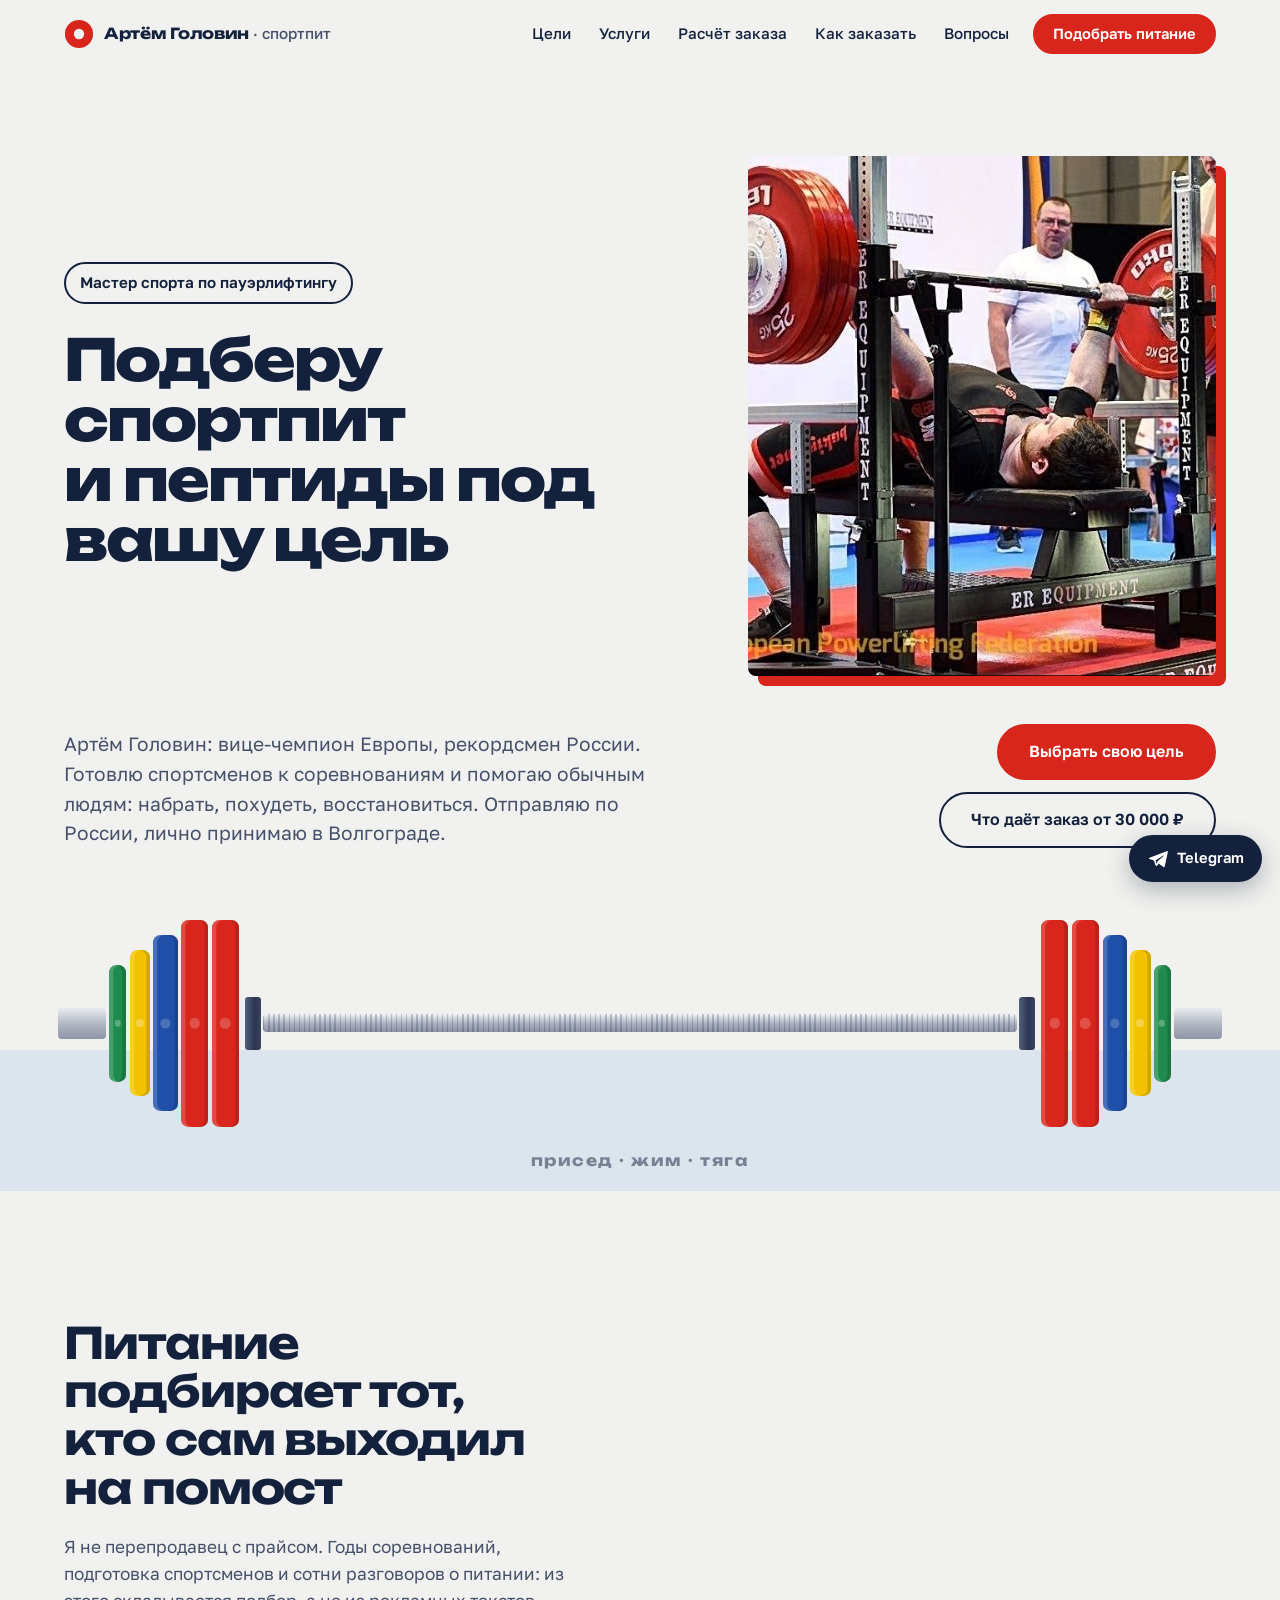
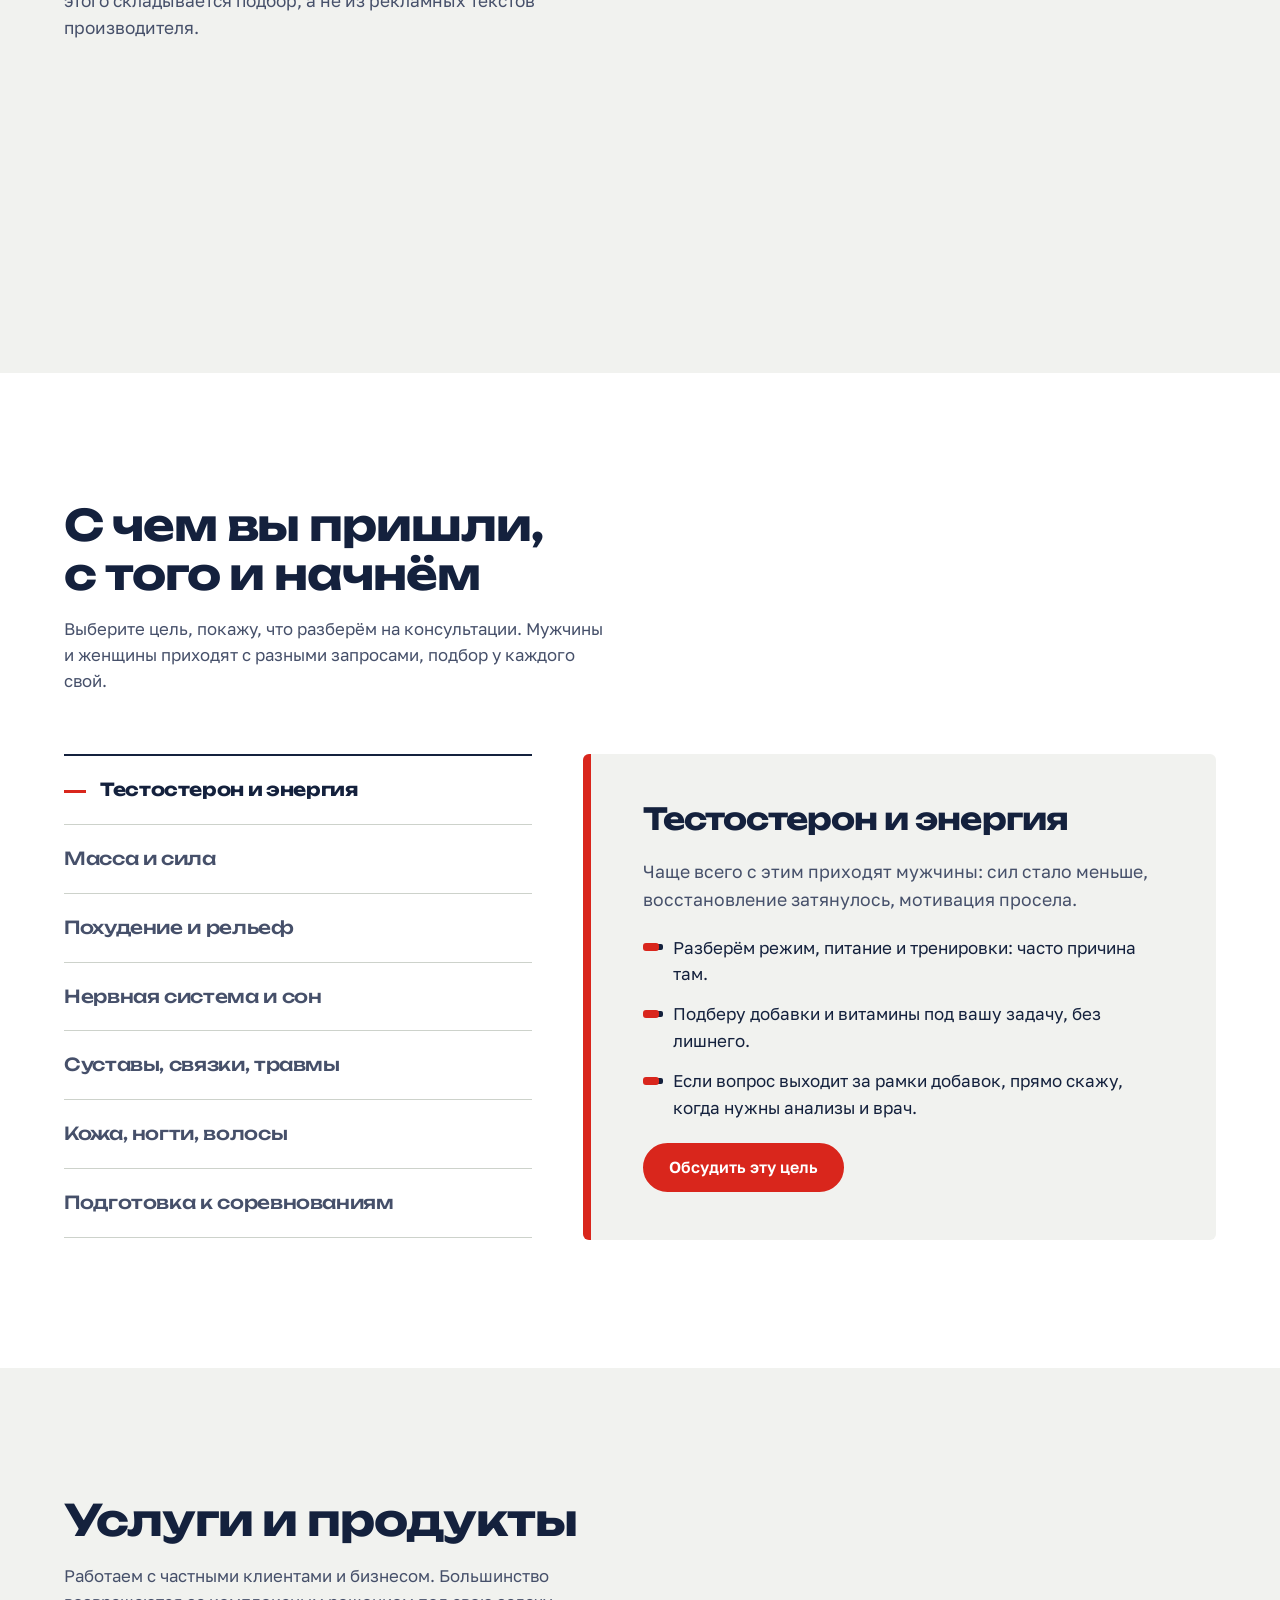
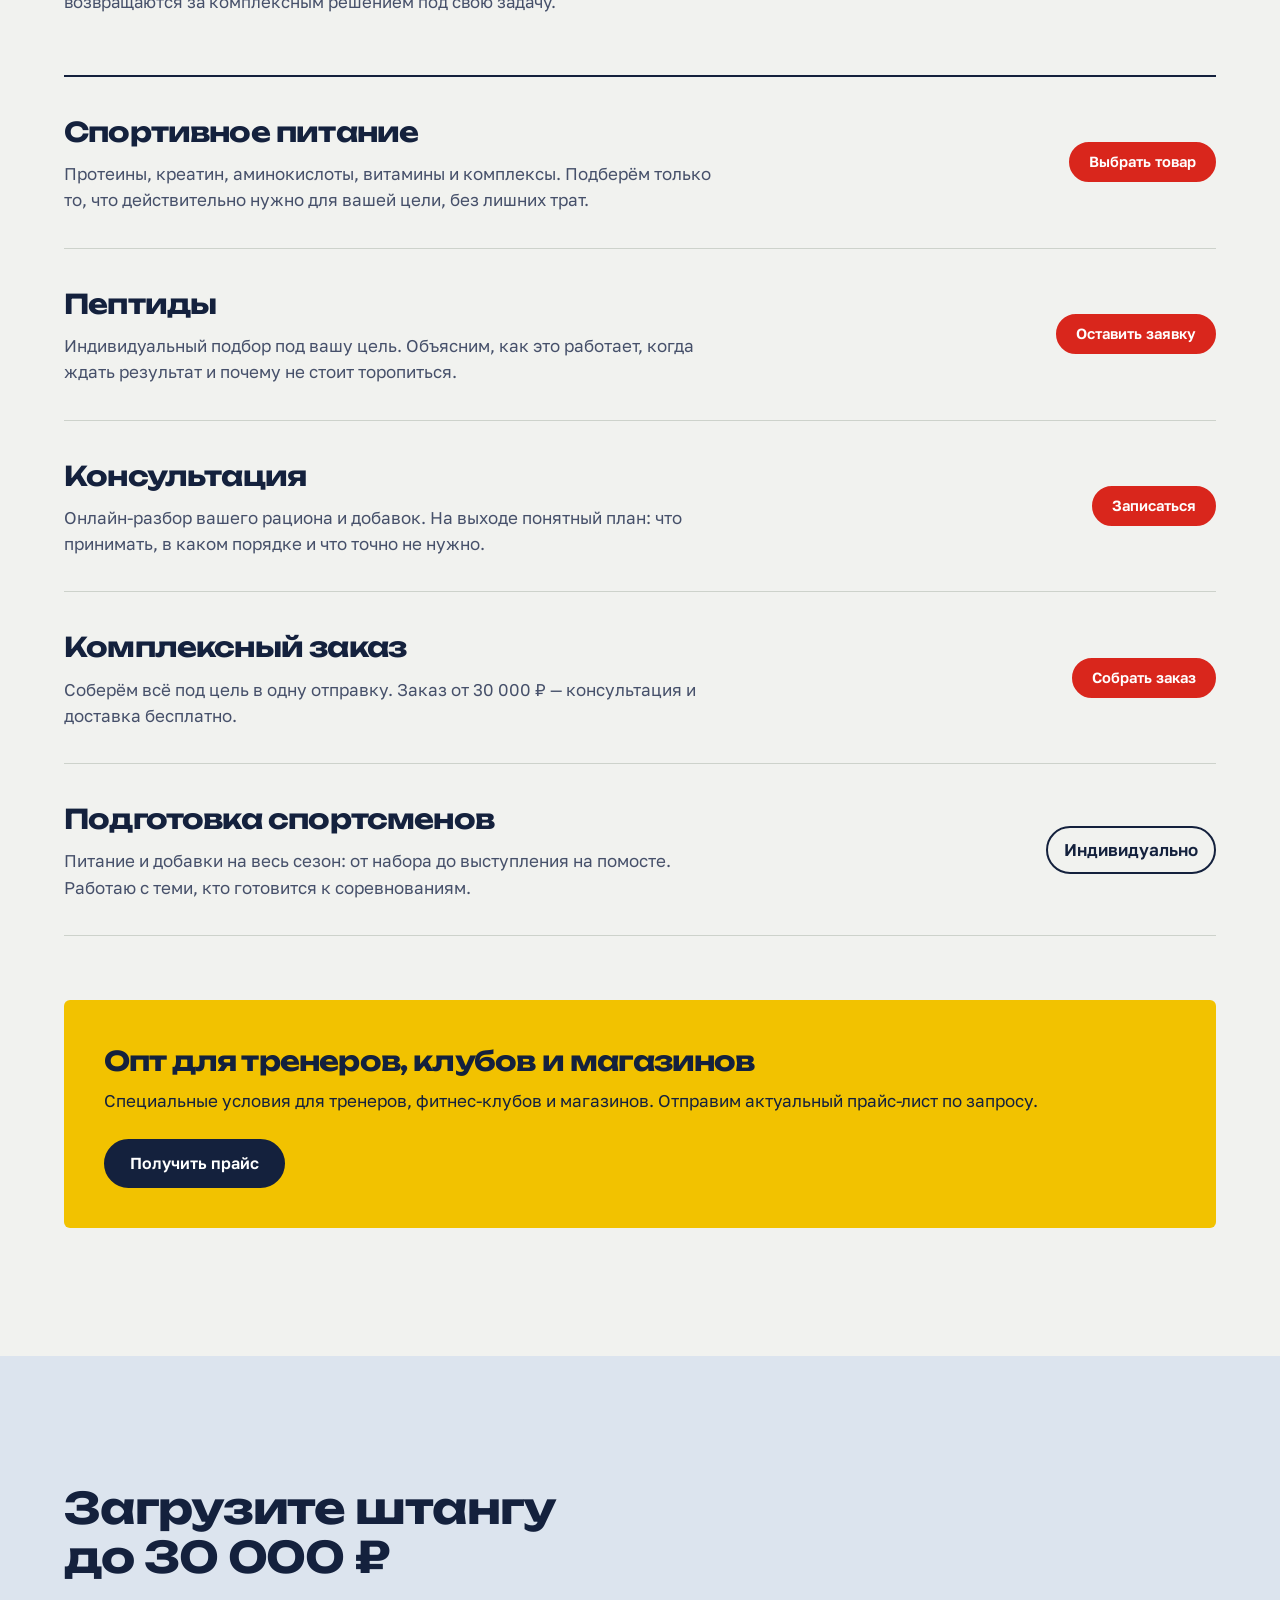
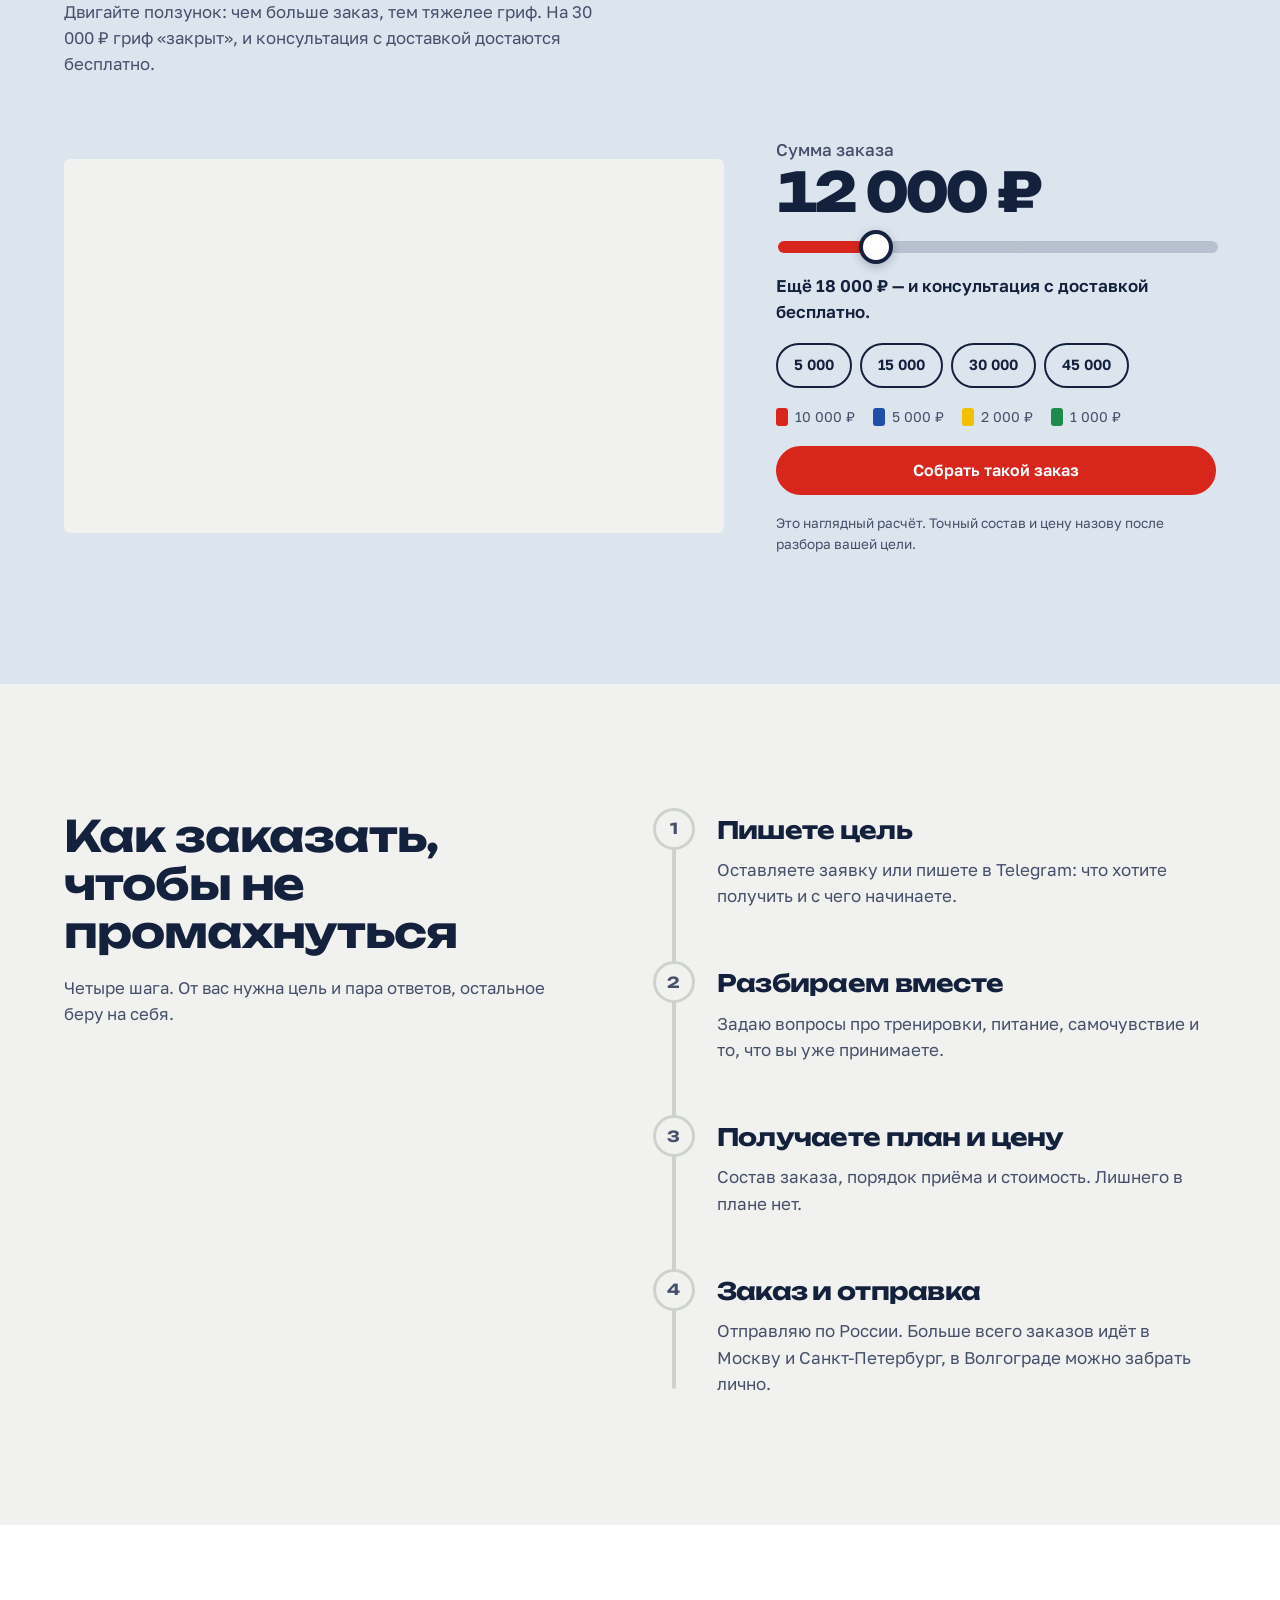
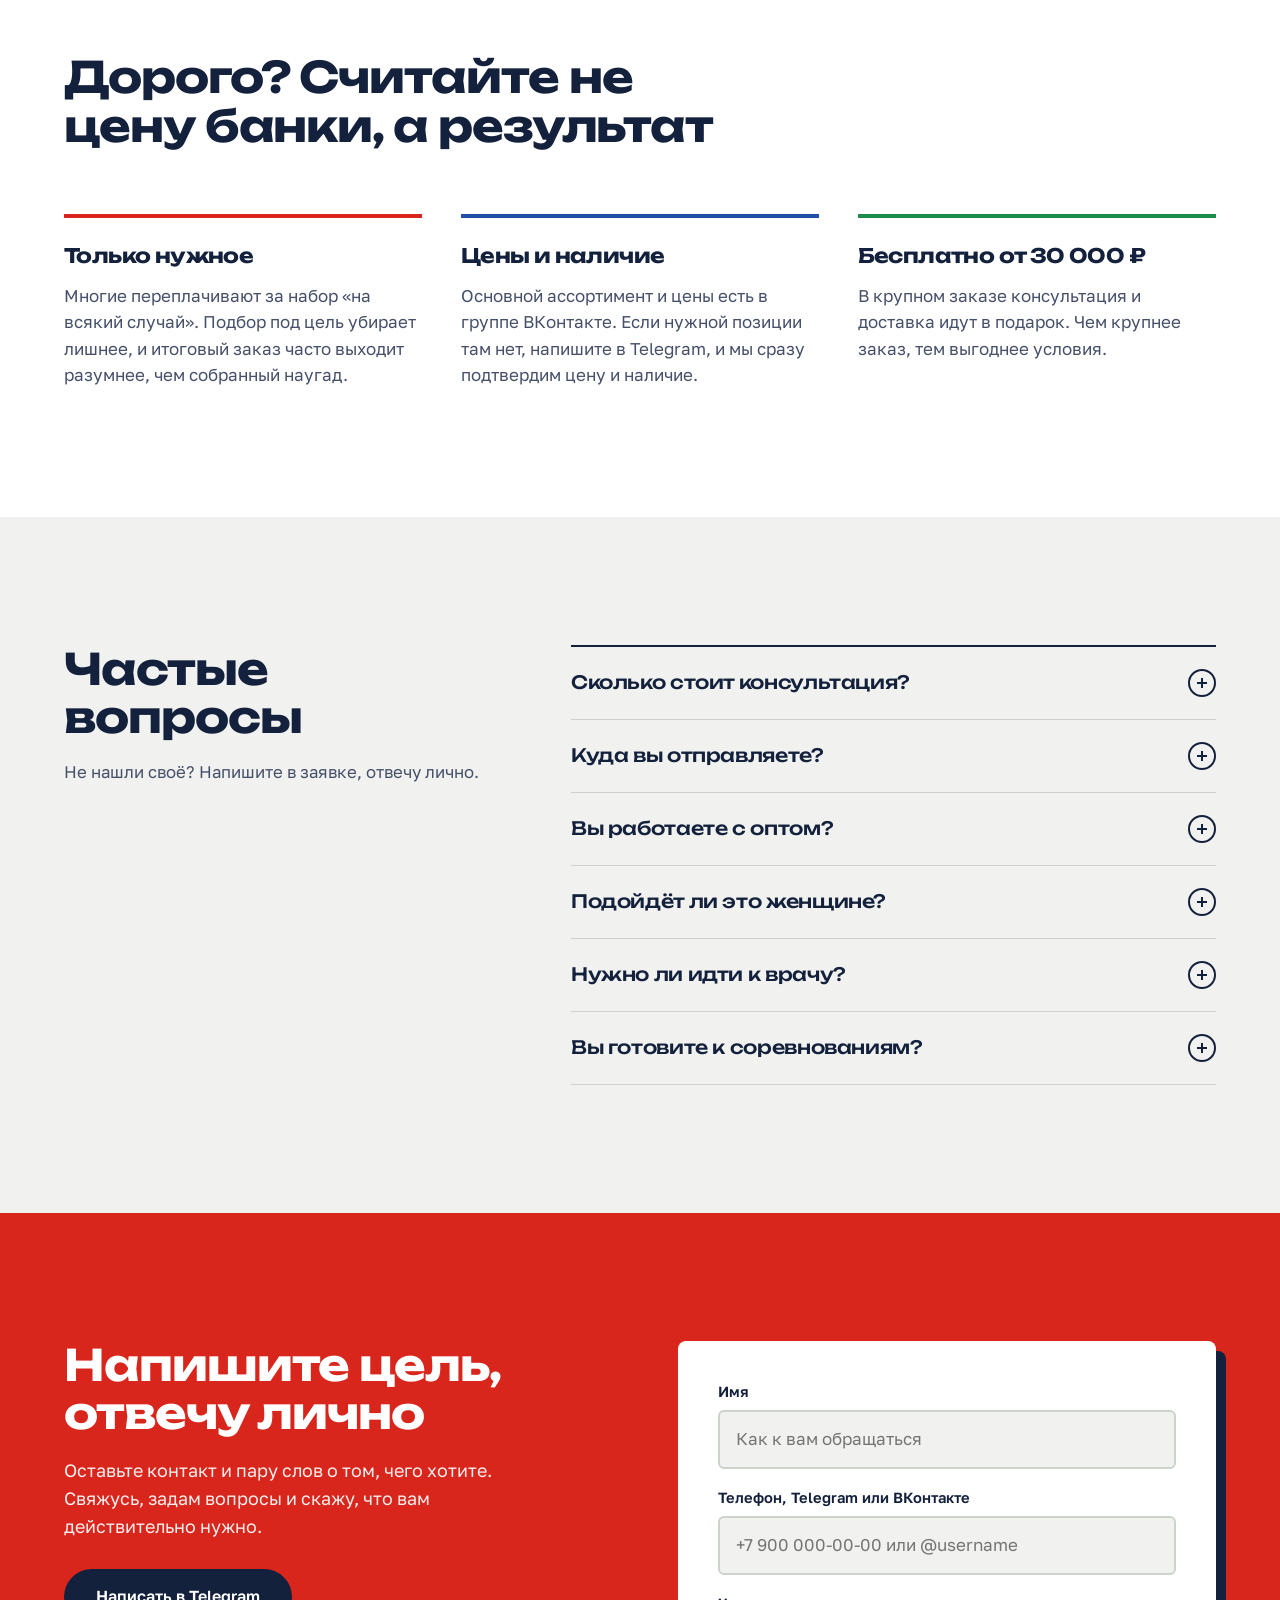
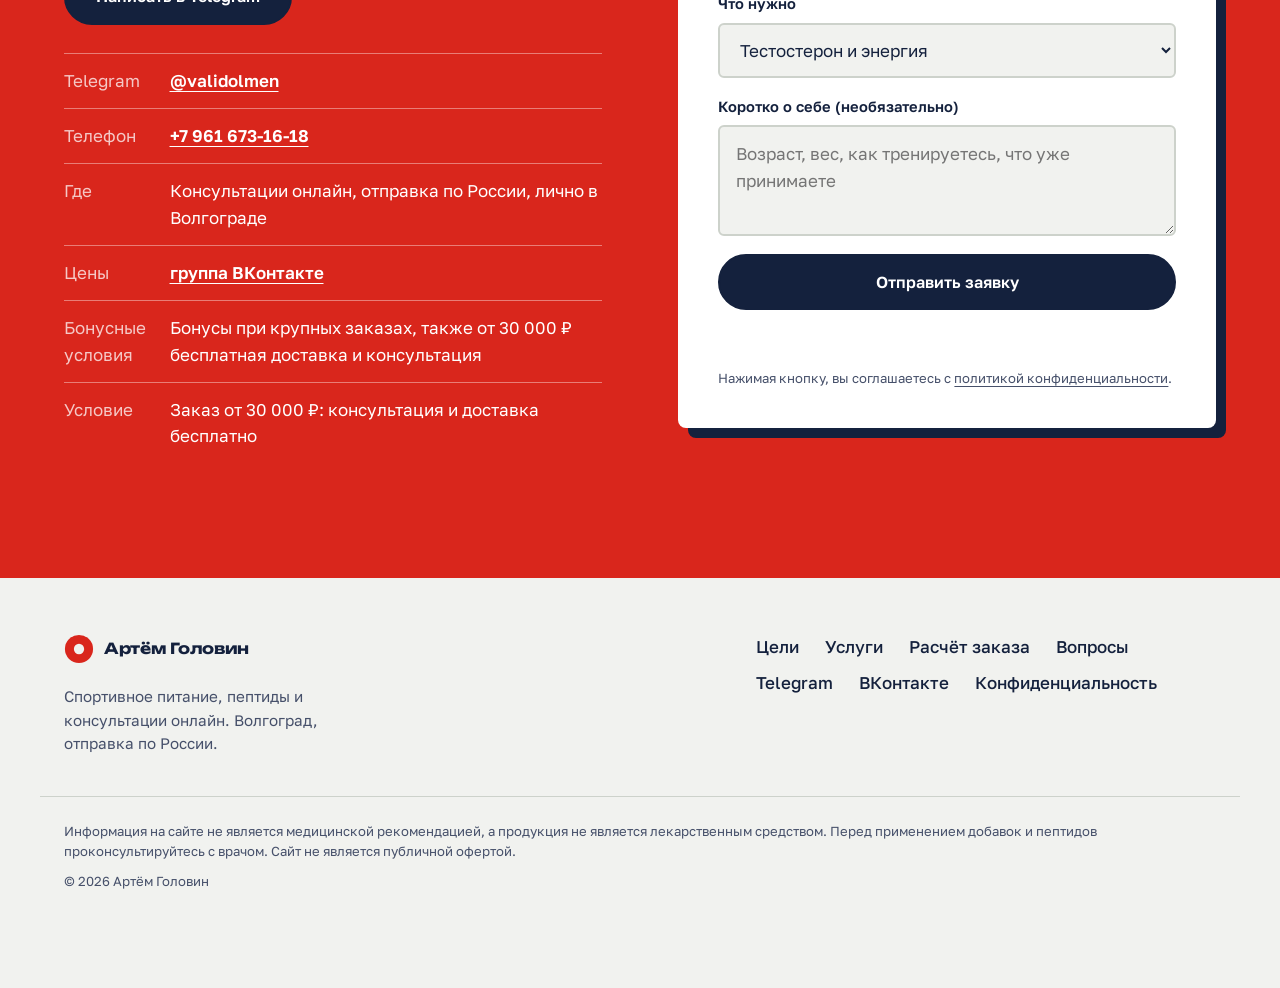
<file: index.html>
<!DOCTYPE html>
<html lang="ru">
<head>
<meta charset="UTF-8">
<meta name="viewport" content="width=device-width, initial-scale=1.0">
<title>Артём Головин — спортивное питание и пептиды с консультацией мастера спорта</title>
<meta name="description" content="Спортивное питание, пептиды и частные консультации от мастера спорта по пауэрлифтингу, вице-чемпиона Европы Артёма Головина. Подбор под вашу цель, опт и розница, отправка по России.">
<meta property="og:title" content="Артём Головин — спортпит и пептиды под вашу цель">
<meta property="og:description" content="Мастер спорта по пауэрлифтингу, вице-чемпион Европы, рекордсмен России. Подбор питания и пептидов, консультации, опт и розница.">
<meta property="og:type" content="website">
<link rel="canonical" href="https://powerlift-shop.ru/">
<meta property="og:url" content="https://powerlift-shop.ru/">
<meta property="og:locale" content="ru_RU">
<meta name="twitter:card" content="summary">
<script type="application/ld+json">{"@context":"https://schema.org","@type":"Person","name":"Артём Головин","url":"https://powerlift-shop.ru/","jobTitle":"Мастер спорта по пауэрлифтингу, консультант по спортивному питанию","telephone":"+79616731618","address":{"@type":"PostalAddress","addressLocality":"Волгоград","addressCountry":"RU"},"sameAs":["https://t.me/validolmen","https://vk.com/turkst"]}</script>
<meta name="theme-color" content="#F1F2EF">
<link rel="icon" href="data:image/svg+xml,%3Csvg xmlns='http://www.w3.org/2000/svg' viewBox='0 0 32 32'%3E%3Ccircle cx='16' cy='16' r='15' fill='%23D9261C'/%3E%3Ccircle cx='16' cy='16' r='5' fill='%23F1F2EF'/%3E%3C/svg%3E">
<link rel="preconnect" href="https://fonts.googleapis.com">
<link rel="preconnect" href="https://fonts.gstatic.com" crossorigin>
<link href="https://fonts.googleapis.com/css2?family=Golos+Text:wght@400;500;600;700&family=Unbounded:wght@500;700;800&display=swap" rel="stylesheet">
<link rel="stylesheet" href="styles.css">
<script>document.documentElement.classList.add('js');</script>
<meta name="yandex-verification" content="5242b08f9b4b9a5b" />
<meta name="google-site-verification" content="aJoOYrcklg3pN1V3nRswMNtFuo2r3M5PnZJ5AGhYxx4" />
<!-- Yandex.Metrika counter -->
<script>
(function(m,e,t,r,i,k,a){m[i]=m[i]||function(){(m[i].a=m[i].a||[]).push(arguments)};m[i].l=1*new Date();for(var j=0;j<document.scripts.length;j++){if(document.scripts[j].src===r){return;}}k=e.createElement(t),a=e.getElementsByTagName(t)[0],k.async=1,k.src=r,a.parentNode.insertBefore(k,a)})(window,document,"script","https://mc.yandex.ru/metrika/tag.js","ym");
ym(114722419,"init",{clickmap:true,trackLinks:true,accurateTrackBounce:true});
</script>
<noscript><div><img src="https://mc.yandex.ru/watch/114722419" style="position:absolute;left:-9999px" alt=""></div></noscript>
<!-- /Yandex.Metrika counter -->
</head>
<body>

<header class="header" id="header">
  <div class="container header__inner">
    <a href="#top" class="logo" aria-label="Артём Головин — на главную">
      <svg class="logo__plate" viewBox="0 0 32 32" aria-hidden="true"><circle cx="16" cy="16" r="15" fill="currentColor"/><circle cx="16" cy="16" r="5.5" fill="var(--chalk)"/></svg>
      <span class="logo__text">Артём Головин<span class="logo__suffix"> · спортпит</span></span>
    </a>
    <nav class="nav" id="nav" aria-label="Основная навигация">
      <a href="#goals">Цели</a>
      <a href="#services">Услуги</a>
      <a href="#calc">Расчёт заказа</a>
      <a href="#how">Как заказать</a>
      <a href="#faq">Вопросы</a>
    </nav>
    <a href="#contact" class="btn btn--sm btn--primary header__cta"><span>Подобрать питание</span></a>
    <button class="burger" id="burger" aria-label="Открыть меню" aria-expanded="false" aria-controls="nav"><i></i><i></i></button>
  </div>
</header>

<main id="top">

<!-- ================= HERO ================= -->
<section class="hero">
  <div class="container hero__inner">
    <div class="hero__top">
    <div class="hero__headline">
    <p class="hero__who">Мастер спорта по пауэрлифтингу</p>
    <h1 class="hero__title">
      <span class="ln"><span>Подберу спортпит</span></span>
      <span class="ln"><span>и пептиды под</span></span>
      <span class="ln"><span>вашу цель</span></span>
    </h1>
    </div>
    <div class="hero__slider" id="heroSlider" aria-roledescription="карусель" aria-label="Фото с соревнований">
      <figure class="slide is-on"><img src="img/bench.jpg" width="960" height="624" alt="Артём Головин выполняет жим лёжа на чемпионате Европы"></figure>
      <figure class="slide"><img src="img/medal.jpg" width="640" height="853" alt="Медаль чемпионата Европы 2019, Тампере" loading="lazy"></figure>
      <div class="slider__dots" role="group" aria-label="Выбор фото"></div>
    </div>
    </div>
    <div class="hero__lower">
      <p class="hero__sub">Артём Головин: вице-чемпион Европы, рекордсмен России. Готовлю спортсменов к соревнованиям и помогаю обычным людям: набрать, похудеть, восстановиться. Отправляю по России, лично принимаю в Волгограде.</p>
      <div class="hero__actions">
        <a href="#goals" class="btn btn--primary btn--lg"><span>Выбрать свою цель</span></a>
        <a href="#calc" class="btn btn--ghost btn--lg"><span>Что даёт заказ от 30 000 ₽</span></a>
      </div>
    </div>
  </div>

  <div class="hero__stage" aria-hidden="true">
    <div class="hero__floor"></div>
    <div class="bar bar--hero" id="heroBar" data-plates="red,red,blue,yellow,green"></div>
    <div class="hero__chalk">присед · жим · тяга</div>
  </div>
</section>

<!-- ================= PROTOCOL ================= -->
<section class="sec sec--about" id="about">
  <div class="container about">
    <div class="about__top">
    <div class="about__head">
      <h2 class="hd">Питание подбирает тот, кто сам выходил на помост</h2>
      <p class="about__lead">Я не перепродавец с прайсом. Годы соревнований, подготовка спортсменов и сотни разговоров о питании: из этого складывается подбор, а не из рекламных текстов производителя.</p>
    </div>

    <div class="protocol wipe" role="table" aria-label="Протокол регалий">
      <div class="protocol__top" role="row">
        <span>Протокол</span>
        <span>Артём Головин</span>
      </div>
      <div class="protocol__row" role="row">
        <span class="protocol__k" role="cell">Дисциплина</span>
        <span class="protocol__v" role="cell">Пауэрлифтинг, жим лёжа в экипировке</span>
      </div>
      <div class="protocol__row" role="row">
        <span class="protocol__k" role="cell">Звание</span>
        <span class="protocol__v" role="cell">Мастер спорта</span>
      </div>
      <div class="protocol__row" role="row">
        <span class="protocol__k" role="cell">Европа</span>
        <span class="protocol__v" role="cell">Вице-чемпион Европы, 2019, Тампере</span>
      </div>
      <div class="protocol__row" role="row">
        <span class="protocol__k" role="cell">Россия</span>
        <span class="protocol__v" role="cell">Рекордсмен России</span>
      </div>
      <div class="protocol__row" role="row">
        <span class="protocol__k" role="cell">Сборная</span>
        <span class="protocol__v" role="cell">Бывший член сборной России</span>
      </div>
      <div class="protocol__row" role="row">
        <span class="protocol__k" role="cell">Сейчас</span>
        <span class="protocol__v" role="cell">Готовлю спортсменов к соревнованиям, консультирую обычных людей</span>
      </div>
    </div>
    </div>

  </div>
</section>

<!-- ================= GOALS ================= -->
<section class="sec sec--goals" id="goals">
  <div class="container">
    <div class="sec__head">
      <h2 class="hd">С чем вы пришли, с того и начнём</h2>
      <p class="sec__sub">Выберите цель, покажу, что разберём на консультации. Мужчины и женщины приходят с разными запросами, подбор у каждого свой.</p>
    </div>

    <div class="goals" id="goals-ui">
      <div class="goals__tabs" role="tablist" aria-label="Цели" aria-orientation="vertical">
        <button class="goal-tab is-active" role="tab" id="tab-0" aria-selected="true" aria-controls="panel" data-i="0">Тестостерон и энергия</button>
        <button class="goal-tab" role="tab" id="tab-1" aria-selected="false" aria-controls="panel" data-i="1" tabindex="-1">Масса и сила</button>
        <button class="goal-tab" role="tab" id="tab-2" aria-selected="false" aria-controls="panel" data-i="2" tabindex="-1">Похудение и рельеф</button>
        <button class="goal-tab" role="tab" id="tab-3" aria-selected="false" aria-controls="panel" data-i="3" tabindex="-1">Нервная система и сон</button>
        <button class="goal-tab" role="tab" id="tab-4" aria-selected="false" aria-controls="panel" data-i="4" tabindex="-1">Суставы, связки, травмы</button>
        <button class="goal-tab" role="tab" id="tab-5" aria-selected="false" aria-controls="panel" data-i="5" tabindex="-1">Кожа, ногти, волосы</button>
        <button class="goal-tab" role="tab" id="tab-6" aria-selected="false" aria-controls="panel" data-i="6" tabindex="-1">Подготовка к соревнованиям</button>
      </div>

      <div class="goal-panel" id="panel" role="tabpanel" aria-labelledby="tab-0" tabindex="0">
        <div class="goal-panel__inner">
          <h3 class="goal-panel__title" id="gp-title">Тестостерон и энергия</h3>
          <p class="goal-panel__lead" id="gp-lead">Чаще всего с этим приходят мужчины: сил стало меньше, восстановление затянулось, мотивация просела.</p>
          <ul class="goal-panel__list" id="gp-list">
            <li>Разберём режим, питание и тренировки: часто причина там.</li>
            <li>Подберу добавки и витамины под вашу задачу, без лишнего.</li>
            <li>Если вопрос выходит за рамки добавок, прямо скажу, когда нужны анализы и врач.</li>
          </ul>
          <a href="#contact" class="btn btn--primary" id="gp-cta" data-goal="Тестостерон и энергия"><span>Обсудить эту цель</span></a>
        </div>
      </div>
    </div>
  </div>
</section>

<!-- ================= SERVICES ================= -->
<section class="sec sec--services" id="services">
  <div class="container">
    <div class="sec__head">
      <h2 class="hd">Услуги и продукты</h2>
      <p class="sec__sub">Работаем с частными клиентами и бизнесом. Большинство возвращаются за комплексным решением под свою задачу.</p>
    </div>

    <ul class="rows">
      <li class="row">
        <div class="row__main">
          <h3 class="row__name">Спортивное питание</h3>
          <p class="row__text">Протеины, креатин, аминокислоты, витамины и комплексы. Подберём только то, что действительно нужно для вашей цели, без лишних трат.</p>
        </div>
        <a class="btn btn--sm btn--primary row__btn" href="https://vk.com/turkst" target="_blank" rel="noopener"><span>Выбрать товар</span></a>
      </li>
      <li class="row">
        <div class="row__main">
          <h3 class="row__name">Пептиды</h3>
          <p class="row__text">Индивидуальный подбор под вашу цель. Объясним, как это работает, когда ждать результат и почему не стоит торопиться.</p>
        </div>
        <a class="btn btn--sm btn--primary row__btn" href="#contact" data-goal="Пептиды"><span>Оставить заявку</span></a>
      </li>
      <li class="row">
        <div class="row__main">
          <h3 class="row__name">Консультация</h3>
          <p class="row__text">Онлайн-разбор вашего рациона и добавок. На выходе понятный план: что принимать, в каком порядке и что точно не нужно.</p>
        </div>
        <a class="btn btn--sm btn--primary row__btn" href="#contact" data-goal="Консультация"><span>Записаться</span></a>
      </li>
      <li class="row">
        <div class="row__main">
          <h3 class="row__name">Комплексный заказ</h3>
          <p class="row__text">Соберём всё под цель в одну отправку. Заказ от 30 000 ₽ — консультация и доставка бесплатно.</p>
        </div>
        <a class="btn btn--sm btn--primary row__btn" href="#calc"><span>Собрать заказ</span></a>
      </li>
      <li class="row">
        <div class="row__main">
          <h3 class="row__name">Подготовка спортсменов</h3>
          <p class="row__text">Питание и добавки на весь сезон: от набора до выступления на помосте. Работаю с теми, кто готовится к соревнованиям.</p>
        </div>
        <div class="row__side">Индивидуально</div>
      </li>
    </ul>

    <div class="opt">
      <div class="opt__text">
        <h3 class="opt__title">Опт для тренеров, клубов и магазинов</h3>
        <p>Специальные условия для тренеров, фитнес-клубов и магазинов. Отправим актуальный прайс-лист по запросу.</p>
      </div>
      <a href="#contact" class="btn btn--ink" data-goal="Опт"><span>Получить прайс</span></a>
    </div>
  </div>
</section>

<!-- ================= CALC ================= -->
<section class="sec sec--calc" id="calc">
  <div class="container">
    <div class="sec__head sec__head--calc">
      <h2 class="hd">Загрузите штангу до 30 000 ₽</h2>
      <p class="sec__sub">Двигайте ползунок: чем больше заказ, тем тяжелее гриф. На 30 000 ₽ гриф «закрыт», и консультация с доставкой достаются бесплатно.</p>
    </div>

    <div class="calc" id="calcBox">
      <div class="calc__stage" aria-hidden="true">
        <div class="bar bar--calc" id="calcBar"></div>
        <div class="calc__lock" id="calcLock">Консультация и доставка бесплатно</div>
      </div>

      <div class="calc__panel">
        <div class="calc__readout">
          <span class="calc__label">Сумма заказа</span>
          <output class="calc__sum" id="calcSum" for="calcRange">12 000 ₽</output>
        </div>

        <label class="visually-hidden" for="calcRange">Сумма заказа в рублях</label>
        <input type="range" id="calcRange" class="range" min="0" max="60000" step="1000" value="12000">

        <p class="calc__msg" id="calcMsg" aria-live="polite">Ещё 18 000 ₽ — и консультация с доставкой бесплатно.</p>

        <div class="calc__chips" role="group" aria-label="Быстрый выбор суммы">
          <button type="button" class="chip" data-v="5000">5 000</button>
          <button type="button" class="chip" data-v="15000">15 000</button>
          <button type="button" class="chip" data-v="30000">30 000</button>
          <button type="button" class="chip" data-v="45000">45 000</button>
        </div>

        <ul class="legend" aria-label="Что значит цвет блина">
          <li><i style="--c:var(--plate-red)"></i>10 000 ₽</li>
          <li><i style="--c:var(--plate-blue)"></i>5 000 ₽</li>
          <li><i style="--c:var(--plate-yellow)"></i>2 000 ₽</li>
          <li><i style="--c:var(--plate-green)"></i>1 000 ₽</li>
        </ul>

        <a href="#contact" class="btn btn--primary btn--block" id="calcCta" data-goal="Комплексный заказ"><span>Собрать такой заказ</span></a>
        <p class="calc__note">Это наглядный расчёт. Точный состав и цену назову после разбора вашей цели.</p>
      </div>
    </div>
  </div>
</section>

<!-- ================= HOW ================= -->
<section class="sec sec--how" id="how">
  <div class="container how">
    <div class="how__head">
      <h2 class="hd">Как заказать, чтобы не промахнуться</h2>
      <p class="sec__sub">Четыре шага. От вас нужна цель и пара ответов, остальное беру на себя.</p>
    </div>

    <ol class="steps" id="steps">
      <li class="step">
        <h3 class="step__t">Пишете цель</h3>
        <p>Оставляете заявку или пишете в Telegram: что хотите получить и с чего начинаете.</p>
      </li>
      <li class="step">
        <h3 class="step__t">Разбираем вместе</h3>
        <p>Задаю вопросы про тренировки, питание, самочувствие и то, что вы уже принимаете.</p>
      </li>
      <li class="step">
        <h3 class="step__t">Получаете план и цену</h3>
        <p>Состав заказа, порядок приёма и стоимость. Лишнего в плане нет.</p>
      </li>
      <li class="step">
        <h3 class="step__t">Заказ и отправка</h3>
        <p>Отправляю по России. Больше всего заказов идёт в Москву и Санкт-Петербург, в Волгограде можно забрать лично.</p>
      </li>
    </ol>
  </div>
</section>

<!-- ================= EXPENSIVE ================= -->
<section class="sec sec--price" id="price">
  <div class="container">
    <h2 class="hd hd--wide">Дорого? Считайте не цену банки, а результат</h2>
    <div class="price-cols">
      <div class="price-col">
        <h3>Только нужное</h3>
        <p>Многие переплачивают за набор «на всякий случай». Подбор под цель убирает лишнее, и итоговый заказ часто выходит разумнее, чем собранный наугад.</p>
      </div>
      <div class="price-col">
        <h3>Цены и наличие</h3>
        <p>Основной ассортимент и цены есть в группе ВКонтакте. Если нужной позиции там нет, напишите в Telegram, и мы сразу подтвердим цену и наличие.</p>
      </div>
      <div class="price-col">
        <h3>Бесплатно от 30 000 ₽</h3>
        <p>В крупном заказе консультация и доставка идут в подарок. Чем крупнее заказ, тем выгоднее условия.</p>
      </div>
    </div>
  </div>
</section>

<!-- ================= FAQ ================= -->
<section class="sec sec--faq" id="faq">
  <div class="container faq">
    <div class="faq__head">
      <h2 class="hd">Частые вопросы</h2>
      <p class="sec__sub">Не нашли своё? Напишите в заявке, отвечу лично.</p>
    </div>

    <div class="faq__list" id="faqList">
      <div class="qa">
        <h3 class="qa__q"><button type="button" aria-expanded="false"><span>Сколько стоит консультация?</span><i aria-hidden="true"></i></button></h3>
        <div class="qa__a"><div><p>Стоимость зависит от вашего запроса, назовём её после пары уточняющих вопросов. При заказе от 30 000 ₽ консультация и доставка бесплатны.</p></div></div>
      </div>
      <div class="qa">
        <h3 class="qa__q"><button type="button" aria-expanded="false"><span>Куда вы отправляете?</span><i aria-hidden="true"></i></button></h3>
        <div class="qa__a"><div><p>По всей России. Чаще всего заказы уходят в Москву и Санкт-Петербург. Если вы в Волгограде, можно встретиться лично.</p></div></div>
      </div>
      <div class="qa">
        <h3 class="qa__q"><button type="button" aria-expanded="false"><span>Вы работаете с оптом?</span><i aria-hidden="true"></i></button></h3>
        <div class="qa__a"><div><p>Да. Продаю тренерам, залам и магазинам. Напишите, что и в каких объёмах нужно, и отправлю условия.</p></div></div>
      </div>
      <div class="qa">
        <h3 class="qa__q"><button type="button" aria-expanded="false"><span>Подойдёт ли это женщине?</span><i aria-hidden="true"></i></button></h3>
        <div class="qa__a"><div><p>Да. Запросы те же: похудение, тонус, восстановление. Отдельно часто просят про кожу, ногти и волосы, подбор здесь свой.</p></div></div>
      </div>
      <div class="qa">
        <h3 class="qa__q"><button type="button" aria-expanded="false"><span>Нужно ли идти к врачу?</span><i aria-hidden="true"></i></button></h3>
        <div class="qa__a"><div><p>Добавки и пептиды не заменяют лечение. Если у вас хронические заболевания, беременность, травма или вы принимаете лекарства, сначала проконсультируйтесь с врачом. Если вижу, что вопрос не мой, скажу прямо.</p></div></div>
      </div>
      <div class="qa">
        <h3 class="qa__q"><button type="button" aria-expanded="false"><span>Вы готовите к соревнованиям?</span><i aria-hidden="true"></i></button></h3>
        <div class="qa__a"><div><p>Да, это моя основа. Готовлю спортсменов к соревнованиям и расписываю питание и добавки по этапам подготовки.</p></div></div>
      </div>
    </div>
  </div>
</section>

<!-- ================= CONTACT ================= -->
<section class="sec sec--contact" id="contact">
  <div class="container contact">
    <div class="contact__text">
      <h2 class="hd">Напишите цель, отвечу лично</h2>
      <p class="contact__lead">Оставьте контакт и пару слов о том, чего хотите. Свяжусь, задам вопросы и скажу, что вам действительно нужно.</p>
      <a href="https://t.me/validolmen" target="_blank" rel="noopener" class="btn btn--ink btn--lg contact__tg"><span>Написать в Telegram</span></a>
      <ul class="contact__list">
        <li><span>Telegram</span> <a href="https://t.me/validolmen" target="_blank" rel="noopener">@validolmen</a></li>
        <li><span>Телефон</span> <a href="tel:+79616731618">+7 961 673-16-18</a></li>
        <li><span>Где</span> Консультации онлайн, отправка по России, лично в Волгограде</li>
        <li><span>Цены</span> <a href="https://vk.com/turkst" target="_blank" rel="noopener">группа ВКонтакте</a></li>
        <li><span>Бонусные условия</span> Бонусы при крупных заказах, также от 30 000 ₽ бесплатная доставка и консультация</li>
        <li><span>Условие</span> Заказ от 30 000 ₽: консультация и доставка бесплатно</li>
      </ul>
    </div>

    <form class="form" id="leadForm" novalidate>
      <input type="text" name="_gotcha" style="display:none" tabindex="-1" autocomplete="off">
      <div class="form__field">
        <label for="f-name">Имя</label>
        <input type="text" id="f-name" name="name" placeholder="Как к вам обращаться" autocomplete="name" required>
      </div>
      <div class="form__field">
        <label for="f-phone">Телефон, Telegram или ВКонтакте</label>
        <input type="text" id="f-phone" name="phone" placeholder="+7 900 000-00-00 или @username" autocomplete="tel" required>
      </div>
      <div class="form__field">
        <label for="f-goal">Что нужно</label>
        <select id="f-goal" name="goal">
          <option>Тестостерон и энергия</option>
          <option>Масса и сила</option>
          <option>Похудение и рельеф</option>
          <option>Нервная система и сон</option>
          <option>Суставы, связки, травмы</option>
          <option>Кожа, ногти, волосы</option>
          <option>Подготовка к соревнованиям</option>
          <option>Комплексный заказ</option>
          <option>Опт</option>
          <option>Спортивное питание</option>
          <option>Пептиды</option>
          <option>Консультация</option>
          <option>Другое</option>
        </select>
      </div>
      <div class="form__field">
        <label for="f-comment">Коротко о себе (необязательно)</label>
        <textarea id="f-comment" name="comment" rows="3" placeholder="Возраст, вес, как тренируетесь, что уже принимаете"></textarea>
      </div>
      <button type="submit" class="btn btn--ink btn--block btn--lg"><span>Отправить заявку</span></button>
      <p class="form__hint" id="formHint" role="status" aria-live="polite"></p>
      <p class="form__legal">Нажимая кнопку, вы соглашаетесь с <a href="privacy.html">политикой конфиденциальности</a>.</p>
    </form>
  </div>
</section>

</main>

<footer class="footer">
  <div class="container footer__inner">
    <div class="footer__brand">
      <a href="#top" class="logo">
        <svg class="logo__plate" viewBox="0 0 32 32" aria-hidden="true"><circle cx="16" cy="16" r="15" fill="currentColor"/><circle cx="16" cy="16" r="5.5" fill="var(--chalk)"/></svg>
        <span class="logo__text">Артём Головин</span>
      </a>
      <p>Спортивное питание, пептиды и консультации онлайн. Волгоград, отправка по России.</p>
    </div>
    <nav class="footer__nav" aria-label="Нижнее меню">
      <a href="#goals">Цели</a>
      <a href="#services">Услуги</a>
      <a href="#calc">Расчёт заказа</a>
      <a href="#faq">Вопросы</a>
      <a href="https://t.me/validolmen" target="_blank" rel="noopener">Telegram</a>
      <a href="https://vk.com/turkst" target="_blank" rel="noopener">ВКонтакте</a>
      <a href="privacy.html">Конфиденциальность</a>
    </nav>
  </div>
  <div class="container footer__legal">
    <p>Информация на сайте не является медицинской рекомендацией, а продукция не является лекарственным средством. Перед применением добавок и пептидов проконсультируйтесь с врачом. Сайт не является публичной офертой.</p>
    <p>© <span id="year">2026</span> Артём Головин</p>
  </div>
</footer>

<a class="fab" href="https://t.me/validolmen" target="_blank" rel="noopener" aria-label="Написать в Telegram">
  <svg viewBox="0 0 24 24" width="22" height="22" aria-hidden="true"><path fill="currentColor" d="M21.5 3.5 2.8 10.7c-.9.4-.9 1.100 0 1.400l4.700 1.500 1.800 5.600c.2.600.8.700 1.200.3l2.600-2.200 4.800 3.500c.6.400 1.200.2 1.400-.6L22.700 4.700c.2-1-.5-1.600-1.200-1.200ZM9.300 13.500l8.400-5.200c.4-.2.700 0 .4.300l-6.900 6.200-.3 3.200-1.600-4.500Z"/></svg>
  <span>Telegram</span>
</a>

<script src="script.js"></script>
</body>
</html>
</file>
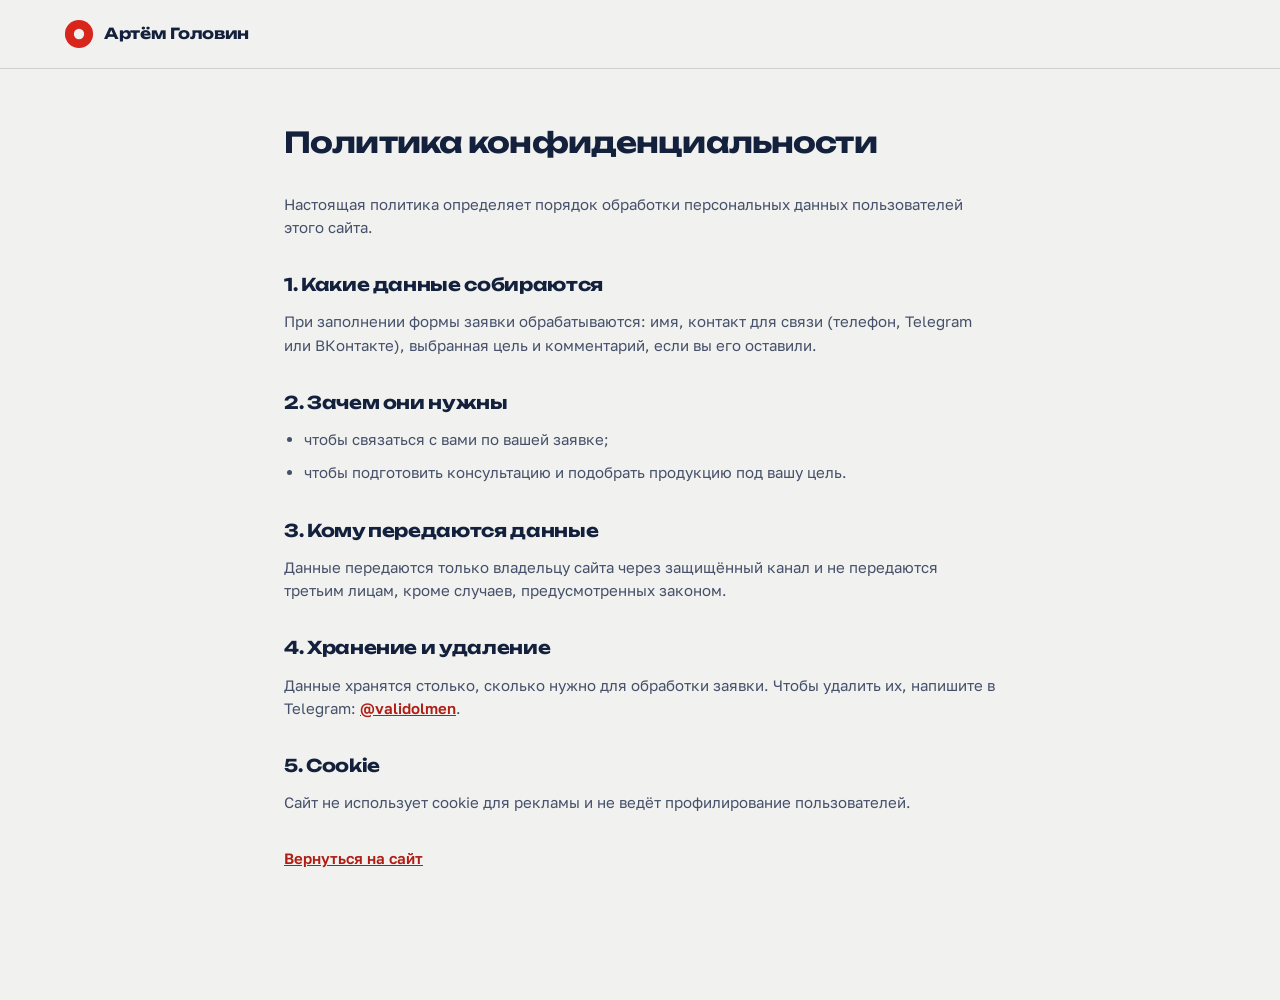
<file: privacy.html>
<!DOCTYPE html>
<html lang="ru">
<head>
<meta charset="UTF-8">
<meta name="viewport" content="width=device-width, initial-scale=1.0">
<title>Политика конфиденциальности — Артём Головин</title>
<link rel="preconnect" href="https://fonts.googleapis.com">
<link rel="preconnect" href="https://fonts.gstatic.com" crossorigin>
<link href="https://fonts.googleapis.com/css2?family=Golos+Text:wght@400;500;600;700&family=Unbounded:wght@500;700;800&display=swap" rel="stylesheet">
<link rel="stylesheet" href="styles.css">
<style>
  .legal { max-width: 760px; margin: 0 auto; padding: 120px 24px 120px; }
  .legal h1 { font-family: var(--f-display); font-size: 1.8rem; letter-spacing: -0.03em; margin-bottom: 28px; }
  .legal h2 { font-family: var(--f-display); font-size: 1.1rem; letter-spacing: -0.02em; margin: 32px 0 12px; }
  .legal p, .legal li { color: var(--ink-soft); font-size: 15px; margin-bottom: 10px; }
  .legal ul { padding-left: 20px; list-style: disc; }
  .legal a { color: var(--red-dark); font-weight: 600; }
</style>
</head>
<body>
<header class="header scrolled">
  <div class="container header__inner">
    <a href="index.html" class="logo">
      <svg class="logo__plate" viewBox="0 0 32 32" aria-hidden="true"><circle cx="16" cy="16" r="15" fill="currentColor"/><circle cx="16" cy="16" r="5.5" fill="var(--chalk)"/></svg>
      <span class="logo__text">Артём Головин</span>
    </a>
  </div>
</header>
<main class="legal">
  <h1>Политика конфиденциальности</h1>
  <p>Настоящая политика определяет порядок обработки персональных данных пользователей этого сайта.</p>

  <h2>1. Какие данные собираются</h2>
  <p>При заполнении формы заявки обрабатываются: имя, контакт для связи (телефон, Telegram или ВКонтакте), выбранная цель и комментарий, если вы его оставили.</p>

  <h2>2. Зачем они нужны</h2>
  <ul>
    <li>чтобы связаться с вами по вашей заявке;</li>
    <li>чтобы подготовить консультацию и подобрать продукцию под вашу цель.</li>
  </ul>

  <h2>3. Кому передаются данные</h2>
  <p>Данные передаются только владельцу сайта через защищённый канал и не передаются третьим лицам, кроме случаев, предусмотренных законом.</p>

  <h2>4. Хранение и удаление</h2>
  <p>Данные хранятся столько, сколько нужно для обработки заявки. Чтобы удалить их, напишите в Telegram: <a href="https://t.me/validolmen" target="_blank" rel="noopener">@validolmen</a>.</p>

  <h2>5. Cookie</h2>
  <p>Сайт не использует cookie для рекламы и не ведёт профилирование пользователей.</p>

  <p style="margin-top:32px"><a href="index.html">Вернуться на сайт</a></p>
</main>
</body>
</html>
</file>
<file: styles.css>
/* ===== TOKENS ===== */
:root {
  --chalk: #F1F2EF;
  --chalk-2: #E6E8E3;
  --paper: #FFFFFF;
  --ink: #14213D;
  --ink-soft: #46506A;
  --line: #CDD2CB;
  --red: #D9261C;
  --red-dark: #B01D15;
  --steel: #DCE4EE;
  --plate-red: #D9261C;
  --plate-blue: #1F4FA8;
  --plate-yellow: #F2C200;
  --plate-green: #1E8A4C;
  --f-display: 'Unbounded', 'Arial Black', sans-serif;
  --f-body: 'Golos Text', system-ui, -apple-system, 'Segoe UI', sans-serif;
  --ease: cubic-bezier(.2, .8, .2, 1);
  --ease-spring: cubic-bezier(.3, 1.5, .5, 1);
  --header-h: 68px;
}

*, *::before, *::after { box-sizing: border-box; }
html { scroll-behavior: auto; -webkit-text-size-adjust: 100%; }
body {
  margin: 0;
  background: var(--chalk);
  color: var(--ink);
  font-family: var(--f-body);
  font-size: 17px;
  line-height: 1.55;
  -webkit-font-smoothing: antialiased;
  overflow-x: hidden;
}
img, svg { display: block; max-width: 100%; }
h1, h2, h3, p, ul, ol { margin: 0; }
ul, ol { padding: 0; list-style: none; }
a { color: inherit; }
button, input, select, textarea { font: inherit; color: inherit; }
button { cursor: pointer; }
::selection { background: var(--red); color: #fff; }
:focus-visible { outline: 3px solid var(--plate-blue); outline-offset: 3px; border-radius: 4px; }
.visually-hidden { position: absolute; width: 1px; height: 1px; overflow: hidden; clip: rect(0 0 0 0); white-space: nowrap; }

.container { width: 100%; max-width: 1200px; margin: 0 auto; padding: 0 24px; }

/* ===== TYPE ===== */
.hd {
  font-family: var(--f-display);
  font-weight: 700;
  font-size: clamp(1.55rem, 3.4vw, 2.7rem);
  line-height: 1.12;
  letter-spacing: -0.025em;
  text-wrap: balance;
  max-width: 20ch;
}
.hd--wide { max-width: 26ch; }
.sec__sub { max-width: 54ch; color: var(--ink-soft); font-size: 1.05rem; margin-top: 18px; }

.sec { padding: clamp(72px, 10vw, 128px) 0; position: relative; }
.sec__head { margin-bottom: clamp(36px, 5vw, 60px); }

/* ===== BUTTONS ===== */
.btn {
  --bg: var(--red); --fg: #fff;
  position: relative; isolation: isolate; overflow: hidden;
  display: inline-flex; align-items: center; justify-content: center; gap: 8px;
  padding: 14px 24px; min-height: 48px;
  border: 2px solid var(--bg); border-radius: 999px;
  background: var(--bg); color: var(--fg);
  font-weight: 600; font-size: 1rem; line-height: 1.1; text-decoration: none;
  transition: color .35s var(--ease), transform .25s var(--ease), border-color .35s var(--ease);
  white-space: nowrap;
}
.btn::before {
  content: ''; position: absolute; inset: 0; z-index: -1;
  background: var(--wipe, var(--ink));
  transform: translateY(101%); border-radius: 50% 50% 0 0 / 100% 100% 0 0;
  transition: transform .5s var(--ease), border-radius .5s var(--ease);
}
.btn:hover::before, .btn:focus-visible::before { transform: translateY(0); border-radius: 0; }
.btn:hover { border-color: var(--wipe-border, var(--ink)); }
.btn:active { transform: scale(.97); }
.btn--primary { --bg: var(--red); --wipe: var(--ink); --fg: #fff; --wipe-border: var(--ink); }
.btn--ink { --bg: var(--ink); --wipe: var(--red); --fg: #fff; --wipe-border: var(--red); }
.btn--ghost { --bg: transparent; --fg: var(--ink); --wipe: var(--ink); border-color: var(--ink); }
.btn--ghost:hover { color: #fff; }
.btn--sm { padding: 10px 18px; min-height: 40px; font-size: .92rem; }
.btn--lg { padding: 17px 30px; min-height: 56px; }
.btn--block { width: 100%; }

/* ===== HEADER ===== */
.header {
  position: fixed; inset: 0 0 auto 0; z-index: 50; height: var(--header-h);
  transition: transform .45s var(--ease), background .3s, box-shadow .3s;
}
.header.scrolled { background: rgba(241, 242, 239, .92); backdrop-filter: blur(10px); box-shadow: 0 1px 0 var(--line); }
.header.is-hidden { transform: translateY(-100%); }
.header__inner { display: flex; align-items: center; gap: 24px; height: 100%; min-width: 0; }
.logo { display: inline-flex; align-items: center; gap: 10px; text-decoration: none; flex-shrink: 0; color: var(--red); }
.logo__plate { width: 30px; height: 30px; transition: transform .8s var(--ease); }
.logo:hover .logo__plate { transform: rotate(360deg); }
.logo__text { font-family: var(--f-display); font-weight: 700; font-size: .95rem; letter-spacing: -0.02em; color: var(--ink); white-space: nowrap; }
.logo__suffix { font-family: var(--f-body); font-weight: 500; color: var(--ink-soft); letter-spacing: 0; }
.nav { display: flex; gap: 28px; margin-left: auto; }
.nav a { text-decoration: none; font-weight: 500; font-size: .95rem; white-space: nowrap; position: relative; padding: 6px 0; }
.nav a::after { content: ''; position: absolute; left: 0; right: 0; bottom: 0; height: 2px; background: var(--red); transform: scaleX(0); transform-origin: left; transition: transform .4s var(--ease); }
.nav a:hover::after { transform: scaleX(1); }
.header__cta { flex-shrink: 0; }
.burger { display: none; width: 44px; height: 44px; border: 0; background: transparent; position: relative; flex-shrink: 0; margin-left: auto; }
.burger i { position: absolute; left: 11px; right: 11px; height: 2px; background: var(--ink); transition: transform .35s var(--ease), top .35s var(--ease); }
.burger i:first-child { top: 17px; }
.burger i:last-child { top: 25px; }
.burger.is-open i:first-child { top: 21px; transform: rotate(45deg); }
.burger.is-open i:last-child { top: 21px; transform: rotate(-45deg); }

/* ===== HERO ===== */
.hero { position: relative; padding-top: calc(var(--header-h) + clamp(40px, 7vw, 88px)); overflow: hidden; background:
  linear-gradient(var(--chalk) 0 100%); }
.hero__inner { position: relative; z-index: 2; }
.hero__who { display: inline-block; font-weight: 600; font-size: .95rem; padding: 7px 14px; border: 2px solid var(--ink); border-radius: 999px; margin-bottom: 26px; }
.hero__title {
  font-family: var(--f-display); font-weight: 800;
  font-size: clamp(1.95rem, 6.1vw, 4.75rem);
  line-height: 1.04; letter-spacing: -0.035em;
}
.ln { display: block; overflow: hidden; padding-bottom: .12em; margin-bottom: -.12em; }
.ln > span { display: block; }
.hero__lower { display: grid; grid-template-columns: minmax(0, 1.15fr) minmax(0, 1fr); gap: clamp(24px, 5vw, 72px); align-items: end; margin-top: clamp(28px, 4vw, 48px); }
.hero__sub { font-size: clamp(1rem, 1.5vw, 1.2rem); color: var(--ink-soft); max-width: 52ch; }
.hero__actions { display: flex; flex-wrap: wrap; gap: 12px; justify-content: flex-end; }

.hero__stage { position: relative; margin-top: clamp(36px, 6vw, 72px); padding-bottom: clamp(36px, 5vw, 64px); }
.hero__floor { position: absolute; left: 0; right: 0; bottom: 0; height: 52%; background: var(--steel); }
.hero__chalk {
  position: absolute; left: 50%; bottom: clamp(8px, 1.4vw, 18px); transform: translateX(-50%);
  font-family: var(--f-display); font-weight: 700; font-size: clamp(.7rem, 1.2vw, .95rem);
  letter-spacing: .1em; color: var(--ink); opacity: .5; white-space: nowrap;
}

/* ===== BARBELL ===== */
.bar {
  --shaft: 62;
  font-size: calc(min(100vw - 32px, 1240px) / (var(--shaft) + 40));
  position: relative; z-index: 1;
  display: flex; align-items: center; justify-content: center;
  margin: 0 auto; width: max-content; max-width: 100%;
  transform-origin: 50% 60%;
}
.bar__side { display: flex; align-items: center; gap: .25em; }
.bar__side--l { flex-direction: row-reverse; }
.bar__end { width: 4em; height: 2.6em; background: linear-gradient(#e9ebf0, #aeb4c2 55%, #8d94a6); border-radius: .3em; }
.bar__collar { width: 1.3em; height: 4.4em; background: linear-gradient(90deg, #54607a, #2b3550 60%, #39445f); border-radius: .25em; margin: 0 .2em; transition: background .4s; }
.bar__shaft {
  width: calc(var(--shaft) * 1em); height: 1.5em; flex-shrink: 0;
  background:
    repeating-linear-gradient(90deg, rgba(20, 33, 61, .22) 0 .12em, transparent .12em .42em),
    linear-gradient(#f3f4f7, #aab0c0 55%, #8b92a5);
  border-radius: .3em;
}
.plate {
  position: relative; flex-shrink: 0;
  width: var(--w); height: var(--h);
  background: var(--c);
  border-radius: .6em;
  box-shadow: inset .35em 0 0 rgba(255,255,255,.18), inset -.3em 0 0 rgba(0,0,0,.14);
}
.plate::after { content: ''; position: absolute; left: 50%; top: 50%; width: 38%; aspect-ratio: 1; transform: translate(-50%, -50%); border-radius: 50%; background: rgba(255,255,255,.2); }
.plate--red { --w: 2.3em; --h: 17em; --c: var(--plate-red); }
.plate--blue { --w: 2em; --h: 14.5em; --c: var(--plate-blue); }
.plate--yellow { --w: 1.7em; --h: 12em; --c: var(--plate-yellow); }
.plate--green { --w: 1.4em; --h: 9.6em; --c: var(--plate-green); }
.plate--yellow::after, .plate--green::after { background: rgba(255,255,255,.28); }

.js .bar:not(.is-on) .plate, .js .bar:not(.is-on) .bar__collar, .js .bar:not(.is-on) .bar__end { opacity: 0; }
.bar.is-on .bar__side--l .plate, .bar.is-on .bar__side--l .bar__collar { animation: plateInL .8s var(--ease-spring) backwards; animation-delay: calc(var(--i) * 140ms + 300ms); }
.bar.is-on .bar__side--r .plate, .bar.is-on .bar__side--r .bar__collar { animation: plateInR .8s var(--ease-spring) backwards; animation-delay: calc(var(--i) * 140ms + 300ms); }
.bar.is-on .bar__end { animation: fadeIn .6s var(--ease) backwards; }
.bar--hero.is-on { animation: whip 1.1s var(--ease) 1.4s; }
@keyframes plateInL { from { transform: translateX(-60em); opacity: 0; } }
@keyframes plateInR { from { transform: translateX(60em); opacity: 0; } }
@keyframes fadeIn { from { opacity: 0; } }
@keyframes whip {
  0% { transform: rotate(0); }
  18% { transform: rotate(-.9deg) scaleY(.99); }
  42% { transform: rotate(.55deg); }
  66% { transform: rotate(-.25deg); }
  100% { transform: rotate(0); }
}
.plate--new { animation: plateDrop .6s var(--ease-spring) backwards; }
@keyframes plateDrop { from { transform: translateY(-9em) scale(.92); opacity: 0; } }

/* ===== PROTOCOL ===== */
.about__top { display: grid; grid-template-columns: minmax(0, 1fr) minmax(0, 1.05fr); gap: clamp(32px, 6vw, 96px); align-items: start; }
.about__head { position: sticky; top: calc(var(--header-h) + 24px); }
.about__lead { margin-top: 22px; color: var(--ink-soft); font-size: 1.08rem; max-width: 46ch; }
.protocol { background: var(--paper); border: 2px solid var(--ink); border-radius: 6px; padding: 0 clamp(18px, 3vw, 32px) 10px; box-shadow: 10px 10px 0 var(--red); }
.protocol__top { display: flex; justify-content: space-between; gap: 16px; padding: 18px 0 14px; border-bottom: 3px double var(--ink); font-family: var(--f-display); font-weight: 700; font-size: .8rem; letter-spacing: -0.01em; }
.protocol__row { display: grid; grid-template-columns: 8.5em minmax(0, 1fr); gap: 16px; padding: 18px 0; position: relative; }
.protocol__row::after { content: ''; position: absolute; left: 0; right: 0; bottom: 0; height: 1px; background: var(--line); transform-origin: left; }
.protocol__row:last-child::after { display: none; }
.protocol__k { color: var(--ink-soft); font-size: .95rem; }
.protocol__v { font-weight: 600; font-size: 1.12rem; line-height: 1.35; }

/* ===== GOALS ===== */
.sec--goals { background: var(--paper); }
.goals { display: grid; grid-template-columns: minmax(0, .85fr) minmax(0, 1.15fr); gap: clamp(20px, 4vw, 56px); align-items: stretch; }
.goals__tabs { display: flex; flex-direction: column; border-top: 2px solid var(--ink); }
.goal-tab {
  text-align: left; padding: 20px 8px 20px 0; border: 0; border-bottom: 1px solid var(--line); background: transparent;
  font-family: var(--f-display); font-weight: 500; font-size: clamp(.95rem, 1.5vw, 1.12rem); letter-spacing: -0.02em; color: var(--ink-soft);
  position: relative; transition: color .3s, padding-left .45s var(--ease);
}
.goal-tab::before { content: ''; position: absolute; left: 0; top: 50%; width: 0; height: 3px; background: var(--red); transition: width .45s var(--ease); }
.goal-tab:hover { color: var(--ink); }
.goal-tab.is-active { color: var(--ink); font-weight: 700; padding-left: 36px; }
.goal-tab.is-active::before { width: 22px; }
.goal-panel { background: var(--chalk); border-radius: 6px; padding: clamp(24px, 4vw, 48px); position: relative; overflow: hidden; }
.goal-panel::before { content: ''; position: absolute; left: 0; top: 0; bottom: 0; width: 8px; background: var(--red); }
.goal-panel__inner { display: flex; flex-direction: column; gap: 22px; align-items: flex-start; padding-left: 12px; }
.goal-panel__inner.is-swap > * { animation: panelIn .6s var(--ease) backwards; }
.goal-panel__inner.is-swap > *:nth-child(2) { animation-delay: .06s; }
.goal-panel__inner.is-swap > *:nth-child(3) { animation-delay: .12s; }
.goal-panel__inner.is-swap > *:nth-child(4) { animation-delay: .18s; }
@keyframes panelIn { from { opacity: 0; transform: translateX(28px); } }
.goal-panel__title { font-family: var(--f-display); font-weight: 700; font-size: clamp(1.3rem, 2.4vw, 1.9rem); letter-spacing: -0.03em; line-height: 1.12; }
.goal-panel__lead { font-size: 1.1rem; color: var(--ink-soft); max-width: 46ch; }
.goal-panel__list { display: grid; gap: 14px; max-width: 50ch; }
.goal-panel__list li { padding-left: 30px; position: relative; }
.goal-panel__list li::before { content: ''; position: absolute; left: 0; top: .5em; width: 16px; height: 8px; border-radius: 3px; background: var(--red); box-shadow: 5px 0 0 -1px var(--ink); }

/* ===== SERVICES ===== */
.rows { border-top: 2px solid var(--ink); }
.row {
  display: grid; grid-template-columns: minmax(0, 1fr) auto; gap: 24px; align-items: center;
  padding: clamp(22px, 3vw, 34px) 0; border-bottom: 1px solid var(--line);
  position: relative; isolation: isolate;
  transition: padding .5s var(--ease), color .4s;
}
.row::before { content: ''; position: absolute; inset: 0 -24px; background: var(--ink); z-index: -1; transform: scaleX(0); transform-origin: left; transition: transform .6s var(--ease); }
@media (hover: hover) {
  .row:hover { color: #fff; padding-left: 12px; }
  .row:hover::before { transform: scaleX(1); }
  .row:hover .row__text { color: rgba(255,255,255,.78); }
  .row:hover .row__side { color: #fff; border-color: rgba(255,255,255,.5); }
}
.row__name { font-family: var(--f-display); font-weight: 700; font-size: clamp(1.15rem, 2.2vw, 1.7rem); letter-spacing: -0.03em; }
.row__text { margin-top: 8px; color: var(--ink-soft); max-width: 60ch; transition: color .4s; }
.row__side { font-weight: 600; padding: 9px 16px; border: 2px solid var(--ink); border-radius: 999px; white-space: nowrap; transition: color .4s, border-color .4s; }
.row__side--price { font-family: var(--f-display); font-size: 1rem; letter-spacing: -0.02em; border-color: var(--red); color: var(--red); }

.opt { margin-top: clamp(36px, 5vw, 64px); display: flex; align-items: center; justify-content: space-between; gap: 24px; flex-wrap: wrap; background: var(--plate-yellow); padding: clamp(22px, 3.5vw, 40px); border-radius: 6px; }
.opt__title { font-family: var(--f-display); font-weight: 700; font-size: clamp(1.2rem, 2.2vw, 1.7rem); letter-spacing: -0.03em; margin-bottom: 6px; }

/* ===== CALC ===== */
.sec--calc { background: var(--steel); }
.sec__head--calc .sec__sub { color: var(--ink-soft); }
.calc { display: grid; grid-template-columns: minmax(0, 1.5fr) minmax(0, 1fr); gap: clamp(24px, 4vw, 56px); align-items: center; }
.calc__stage { position: relative; background: var(--chalk); border-radius: 6px; padding: clamp(28px, 5vw, 56px) clamp(8px, 2vw, 24px) clamp(44px, 6vw, 72px); min-height: 22em; display: flex; align-items: center; overflow: hidden; }
.calc__stage { container-type: inline-size; }
.bar--calc { --shaft: 36; font-size: calc(100cqw / (var(--shaft) + 46)); }
.calc__lock {
  position: absolute; left: 50%; bottom: 18px; transform: translate(-50%, 24px) scale(.9); opacity: 0;
  background: var(--red); color: #fff; font-weight: 700; font-size: .95rem; padding: 10px 20px; border-radius: 999px; white-space: nowrap;
  transition: transform .6s var(--ease-spring), opacity .3s;
}
.calc.is-locked .calc__lock { transform: translate(-50%, 0) scale(1); opacity: 1; }
.calc.is-locked .bar__collar { background: linear-gradient(90deg, #ef5a52, var(--red) 60%, var(--red-dark)); }
.calc.is-locked .calc__stage { animation: lockPulse .9s var(--ease); }
@keyframes lockPulse { 0% { box-shadow: 0 0 0 0 rgba(217, 38, 28, .55); } 100% { box-shadow: 0 0 0 28px rgba(217, 38, 28, 0); } }
.calc__panel { display: flex; flex-direction: column; gap: 18px; }
.calc__label { display: block; color: var(--ink-soft); font-weight: 500; }
.calc__sum { display: block; font-family: var(--f-display); font-weight: 800; font-size: clamp(2.2rem, 4.4vw, 3.4rem); letter-spacing: -0.04em; line-height: 1.05; font-variant-numeric: tabular-nums; }
.calc__msg { font-weight: 600; min-height: 3.1em; }
.calc.is-locked .calc__msg { color: var(--red-dark); }
.range { -webkit-appearance: none; appearance: none; width: 100%; height: 12px; border-radius: 999px; outline-offset: 6px; cursor: pointer;
  background: linear-gradient(90deg, var(--red) var(--p, 20%), rgba(20,33,61,.18) var(--p, 20%)); }
.range::-webkit-slider-thumb { -webkit-appearance: none; width: 34px; height: 34px; border-radius: 50%; background: var(--paper); border: 4px solid var(--ink); box-shadow: 0 3px 10px rgba(20,33,61,.25); transition: transform .25s var(--ease-spring); }
.range::-moz-range-thumb { width: 26px; height: 26px; border-radius: 50%; background: var(--paper); border: 4px solid var(--ink); }
.range:active::-webkit-slider-thumb { transform: scale(1.18); }
.calc__chips { display: flex; flex-wrap: wrap; gap: 8px; }
.chip { padding: 9px 16px; border: 2px solid var(--ink); background: transparent; border-radius: 999px; font-weight: 600; font-size: .92rem; transition: background .3s, color .3s, transform .25s var(--ease); }
.chip:hover { background: var(--ink); color: #fff; }
.chip:active { transform: scale(.94); }
.legend { display: flex; flex-wrap: wrap; gap: 8px 18px; font-size: .88rem; color: var(--ink-soft); }
.legend li { display: inline-flex; align-items: center; gap: 7px; }
.legend i { width: 12px; height: 18px; border-radius: 3px; background: var(--c); display: inline-block; }
.calc__note { font-size: .85rem; color: var(--ink-soft); }

/* ===== HOW ===== */
.how { display: grid; grid-template-columns: minmax(0, 1fr) minmax(0, 1.1fr); gap: clamp(32px, 6vw, 96px); }
.how__head { position: sticky; top: calc(var(--header-h) + 24px); align-self: start; }
.steps { position: relative; padding-left: 64px; --p: 0; }
.steps::before, .steps::after { content: ''; position: absolute; left: 19px; top: 8px; bottom: 8px; width: 4px; border-radius: 2px; }
.steps::before { background: var(--line); }
.steps::after { background: var(--red); transform-origin: top; transform: scaleY(var(--p)); }
.step { position: relative; padding-bottom: clamp(32px, 5vw, 56px); counter-increment: s; }
.step:last-child { padding-bottom: 0; }
.step::before {
  content: counter(s); position: absolute; left: -64px; top: -4px; width: 42px; height: 42px; border-radius: 50%;
  display: grid; place-items: center; background: var(--chalk); border: 3px solid var(--line); color: var(--ink-soft);
  font-family: var(--f-display); font-weight: 700; font-size: .95rem; z-index: 1;
  transition: background .4s, color .4s, border-color .4s, transform .5s var(--ease-spring);
}
.steps { counter-reset: s; }
.step.is-lit::before { background: var(--red); border-color: var(--red); color: #fff; transform: scale(1.12); }
.step__t { font-family: var(--f-display); font-weight: 700; font-size: clamp(1.1rem, 2vw, 1.5rem); letter-spacing: -0.03em; margin-bottom: 8px; }
.step p { color: var(--ink-soft); max-width: 46ch; }

/* ===== PRICE ===== */
.sec--price { background: var(--paper); }
.price-cols { display: grid; grid-template-columns: repeat(3, minmax(0, 1fr)); gap: clamp(20px, 3vw, 44px); margin-top: clamp(36px, 5vw, 64px); }
.price-col { border-top: 4px solid var(--ink); padding-top: 22px; position: relative; }
.price-col:nth-child(1) { border-color: var(--plate-red); }
.price-col:nth-child(2) { border-color: var(--plate-blue); }
.price-col:nth-child(3) { border-color: var(--plate-green); }
.price-col h3 { font-family: var(--f-display); font-weight: 700; font-size: 1.25rem; letter-spacing: -0.03em; margin-bottom: 12px; }
.price-col p { color: var(--ink-soft); }

/* ===== FAQ ===== */
.faq { display: grid; grid-template-columns: minmax(0, .8fr) minmax(0, 1.2fr); gap: clamp(32px, 6vw, 96px); }
.faq__head { align-self: start; position: sticky; top: calc(var(--header-h) + 24px); }
.faq__list { border-top: 2px solid var(--ink); }
.qa { border-bottom: 1px solid var(--line); }
.qa__q { font: inherit; }
.qa__q button { width: 100%; display: flex; justify-content: space-between; align-items: center; gap: 20px; text-align: left; background: none; border: 0; padding: 22px 0;
  font-family: var(--f-display); font-weight: 500; font-size: clamp(.98rem, 1.6vw, 1.15rem); letter-spacing: -0.02em; line-height: 1.3; }
.qa__q i { flex-shrink: 0; width: 28px; height: 28px; border-radius: 50%; border: 2px solid var(--ink); position: relative; transition: background .3s, transform .5s var(--ease); }
.qa__q i::before, .qa__q i::after { content: ''; position: absolute; left: 50%; top: 50%; width: 10px; height: 2px; background: currentColor; transform: translate(-50%, -50%); transition: transform .4s var(--ease); }
.qa__q i::after { transform: translate(-50%, -50%) rotate(90deg); }
.qa__q button[aria-expanded="true"] i { background: var(--red); border-color: var(--red); color: #fff; transform: rotate(180deg); }
.qa__q button[aria-expanded="true"] i::after { transform: translate(-50%, -50%) rotate(0); }
.qa__a { display: grid; grid-template-rows: 1fr; transition: grid-template-rows .5s var(--ease); }
.qa__a > div { overflow: hidden; }
.qa__a p { padding: 0 48px 24px 0; color: var(--ink-soft); }
.js .qa__a { grid-template-rows: 0fr; }
.js .qa.is-open .qa__a { grid-template-rows: 1fr; }

/* ===== CONTACT ===== */
.sec--contact { background: var(--red); color: #fff; }
.sec--contact ::selection { background: var(--ink); }
.contact { display: grid; grid-template-columns: minmax(0, 1fr) minmax(0, 1fr); gap: clamp(32px, 6vw, 88px); align-items: start; }
.contact__lead { margin-top: 20px; font-size: 1.12rem; max-width: 44ch; color: rgba(255,255,255,.92); }
.contact__list { margin-top: 32px; display: grid; gap: 14px; }
.contact__list li { display: grid; grid-template-columns: 5.5em 1fr; gap: 12px; padding-top: 14px; border-top: 1px solid rgba(255,255,255,.4); }
.contact__list span { opacity: .75; }
.contact__list a { font-weight: 600; text-underline-offset: 4px; }
.form { background: var(--paper); color: var(--ink); border-radius: 8px; padding: clamp(22px, 3.5vw, 40px); display: grid; gap: 18px; box-shadow: 10px 10px 0 var(--ink); }
.form__field { display: grid; gap: 7px; }
.form__field label { font-weight: 600; font-size: .92rem; }
.form__field input, .form__field select, .form__field textarea { width: 100%; padding: 14px 16px; border: 2px solid var(--line); border-radius: 6px; background: var(--chalk); transition: border-color .25s, background .25s; }
.form__field textarea { resize: vertical; min-height: 96px; }
.form__field input:focus, .form__field select:focus, .form__field textarea:focus { outline: none; border-color: var(--ink); background: #fff; }
.form__field .is-error { border-color: var(--red); }
.form__hint { min-height: 1.4em; font-weight: 600; font-size: .95rem; }
.form__hint.is-ok { color: var(--plate-green); }
.form__hint.is-err { color: var(--red-dark); }
.form__legal { font-size: .82rem; color: var(--ink-soft); }
.form__legal a { text-underline-offset: 3px; }

/* ===== FOOTER ===== */
.footer { padding: 56px 0 96px; background: var(--chalk); }
.footer__inner { display: flex; justify-content: space-between; gap: 32px; flex-wrap: wrap; }
.footer__brand p { margin-top: 14px; color: var(--ink-soft); max-width: 36ch; font-size: .95rem; }
.footer__nav { display: flex; flex-wrap: wrap; gap: 10px 26px; align-content: flex-start; max-width: 460px; }
.footer__nav a { text-decoration: none; font-weight: 500; }
.footer__nav a:hover { color: var(--red); }
.footer__legal { margin-top: 40px; padding-top: 24px; border-top: 1px solid var(--line); display: grid; gap: 10px; font-size: .82rem; color: var(--ink-soft); }

.fab { position: fixed; right: 18px; bottom: 18px; z-index: 40; display: inline-flex; align-items: center; gap: 8px; padding: 12px 18px; border-radius: 999px; background: var(--ink); color: #fff; text-decoration: none; font-weight: 600; font-size: .92rem; box-shadow: 0 8px 24px rgba(20,33,61,.3); transition: transform .3s var(--ease-spring), background .3s; }
.fab:hover { transform: translateY(-3px); background: var(--red); }

/* ===== ANIMATION STATES (js only) ===== */
.js .hero__title .ln > span { transform: translateY(105%); }
.js .hero.is-on .hero__title .ln > span { animation: lineUp 1s var(--ease) forwards; animation-delay: calc(var(--n) * 110ms + 100ms); }
@keyframes lineUp { to { transform: translateY(0); } }
.js .hero__who, .js .hero__sub, .js .hero__actions { opacity: 0; }
.js .hero.is-on .hero__who { animation: fadeUp .8s var(--ease) .0s forwards; }
.js .hero.is-on .hero__sub { animation: fadeUp .9s var(--ease) .65s forwards; }
.js .hero.is-on .hero__actions { animation: fadeUp .9s var(--ease) .8s forwards; }
@keyframes fadeUp { from { opacity: 0; transform: translateY(18px); } to { opacity: 1; transform: none; } }
.js .hero__chalk { opacity: 0; transition: opacity 1.2s ease 1.6s; }
.js .hero.is-on .hero__chalk { opacity: .5; }

.hd .w { display: inline-block; overflow: hidden; vertical-align: top; padding-bottom: .12em; margin-bottom: -.12em; }
.hd .w > span { display: inline-block; }
.js .hd:not(.is-in) .w > span { transform: translateY(110%); }
.js .hd.is-in .w > span { animation: lineUp .9s var(--ease) backwards; animation-delay: calc(var(--k) * 45ms); }

.js .wipe { clip-path: inset(0 100% 0 0); }
.js .wipe.is-in { clip-path: inset(0 -20px -20px 0); transition: clip-path 1.1s var(--ease); }
.js .protocol__row::after { transform: scaleX(0); }
.js .protocol.is-in .protocol__row::after { transform: scaleX(1); transition: transform .9s var(--ease); transition-delay: calc(var(--k) * 110ms + 400ms); }
.js .protocol__row > * { opacity: 0; transform: translateX(-14px); }
.js .protocol.is-in .protocol__row > * { opacity: 1; transform: none; transition: opacity .6s var(--ease), transform .7s var(--ease); transition-delay: calc(var(--k) * 110ms + 350ms); }

.js .stg > * { opacity: 0; transform: translateY(26px); }
.js .stg.is-in > * { opacity: 1; transform: none; transition: opacity .7s var(--ease), transform .8s var(--ease); transition-delay: calc(var(--k) * 90ms); }
.js .rows.stg > .row { transform: translateY(26px); }
.js .rows.stg.is-in > .row { transition: opacity .7s var(--ease), transform .8s var(--ease), padding .5s var(--ease), color .4s; transition-delay: calc(var(--k) * 90ms), calc(var(--k) * 90ms), 0s, 0s; }

/* ===== BREAKPOINTS ===== */
@media (max-width: 1180px) {
  .nav { gap: 20px; }
  .nav a { font-size: .9rem; }
}
@media (max-width: 1100px) {
  .nav {
    position: fixed; inset: var(--header-h) 0 auto 0; flex-direction: column; gap: 0; margin: 0;
    background: var(--chalk); padding: 8px 24px 20px; box-shadow: 0 20px 30px rgba(20,33,61,.12);
    transform: translateY(-12px); opacity: 0; pointer-events: none; transition: opacity .3s, transform .4s var(--ease);
  }
  .nav.is-open { opacity: 1; transform: none; pointer-events: auto; }
  .nav a { padding: 16px 0; border-bottom: 1px solid var(--line); font-size: 1.05rem; }
  .burger { display: block; }
  .header__cta { margin-left: auto; }
  .header.menu-open { background: var(--chalk); }
}
@media (max-width: 900px) {
  .hero__lower, .about__top, .goals, .calc, .how, .faq, .contact { grid-template-columns: minmax(0, 1fr); }
  .hero__actions { justify-content: flex-start; }
  .about__head, .how__head, .faq__head { position: static; }
  .price-cols { grid-template-columns: minmax(0, 1fr); }
  .goals__tabs { flex-direction: row; overflow-x: auto; border-top: 0; gap: 8px; padding-bottom: 6px; scrollbar-width: none; }
  .goals__tabs::-webkit-scrollbar { display: none; }
  .goal-tab { flex-shrink: 0; padding: 12px 18px; border: 2px solid var(--line); border-radius: 999px; white-space: nowrap; font-size: .92rem; }
  .goal-tab::before { display: none; }
  .goal-tab.is-active { padding-left: 18px; background: var(--ink); color: #fff; border-color: var(--ink); }
  .row::before { inset: 0 -24px; }
  .protocol { box-shadow: 6px 6px 0 var(--red); }
}
@media (max-width: 700px) {
  .bar { --shaft: 20; }
  .bar--calc { --shaft: 12; }
  .calc__stage { min-height: 15em; }
}
@media (max-width: 560px) {
  body { font-size: 16px; }
  .container { padding: 0 16px; }
  .header__cta span { display: none; }
  .header__cta::after { content: 'Заявка'; }
  .row { grid-template-columns: minmax(0, 1fr); gap: 14px; }
  .row__side, .row__btn { justify-self: start; }
  .protocol__row { grid-template-columns: minmax(0, 1fr); gap: 4px; }
  .btn--lg { width: 100%; }
  .hero__actions .btn { width: 100%; }
  .fab span { display: none; }
  .fab { padding: 14px; }
  .qa__a p { padding-right: 0; }
  .contact__list li { grid-template-columns: 1fr; gap: 2px; }
}
@media (max-width: 380px) {
  .logo__suffix { display: none; }
  .logo__text { font-size: .85rem; }
}

@media (prefers-reduced-motion: reduce) {
  *, *::before, *::after { animation: none !important; transition-duration: .01ms !important; }
  .js .hero__title .ln > span, .js .hd:not(.is-in) .w > span, .js .stg > *, .js .protocol__row > * { transform: none !important; opacity: 1 !important; }
  .js .wipe { clip-path: none !important; }
  .js .protocol__row::after { transform: none !important; }
  .js .hero__who, .js .hero__sub, .js .hero__actions, .js .hero__chalk { opacity: 1 !important; }
  .js .bar:not(.is-on) .plate, .js .bar:not(.is-on) .bar__collar, .js .bar:not(.is-on) .bar__end { opacity: 1 !important; }
}

.contact__tg { --bg: var(--ink); margin-top: 28px; }
.contact__tg + .contact__list { margin-top: 28px; }

.proof { display: grid; grid-template-columns: minmax(0, 1.5fr) minmax(0, 1fr); gap: clamp(16px, 3vw, 40px); margin-top: clamp(24px, 4vw, 56px); align-items: start; }
.proof figure { margin: 0; }
.proof img { width: 100%; height: auto; border-radius: 6px; object-fit: cover; }
.proof__photo img { aspect-ratio: 960 / 624; }
.proof__medal img { aspect-ratio: 3 / 4; }
.proof figcaption { margin-top: 10px; font-size: .9rem; color: var(--ink-soft); }
@media (max-width: 700px) { .proof { grid-template-columns: minmax(0, 1fr); } .proof__medal { max-width: 360px; } }

/* hero photos */
.hero__top { display: grid; grid-template-columns: minmax(0, 1.35fr) minmax(0, 1fr); gap: clamp(24px, 4vw, 64px); align-items: center; }
.hero__top .hero__title { font-size: clamp(1.95rem, 4.7vw, 3.6rem); }
.hero__slider { position: relative; aspect-ratio: 4 / 5; max-height: 520px; width: 100%; border-radius: 8px; overflow: hidden; background: var(--steel); box-shadow: 10px 10px 0 var(--red); justify-self: end; }
.slide { position: absolute; inset: 0; margin: 0; opacity: 0; transform: scale(1.06); transition: opacity .9s var(--ease), transform 1.6s var(--ease); }
.slide.is-on { opacity: 1; transform: scale(1); }
.slide img { width: 100%; height: 100%; object-fit: cover; }
.slider__dots { position: absolute; left: 16px; bottom: 16px; display: flex; gap: 8px; z-index: 2; }
.slider__dots button { width: 28px; height: 6px; padding: 0; border: 0; border-radius: 3px; background: rgba(255,255,255,.55); transition: background .3s, width .4s var(--ease); }
.slider__dots button.is-on { background: #fff; width: 44px; }
.slider__dots button:only-child { display: none; }
.js .hero__slider { clip-path: inset(0 0 0 100%); }
.js .hero.is-on .hero__slider { clip-path: inset(0 -24px -24px 0); transition: clip-path 1.2s var(--ease) .35s; }
.row__btn { flex-shrink: 0; }
@media (max-width: 900px) {
  .hero__top { grid-template-columns: minmax(0, 1fr); }
  .hero__slider { aspect-ratio: 4 / 3; max-height: none; justify-self: stretch; box-shadow: 6px 6px 0 var(--red); }
}
@media (prefers-reduced-motion: reduce) { .js .hero__slider { clip-path: none !important; } .slide { transition: none !important; } }
</file>
